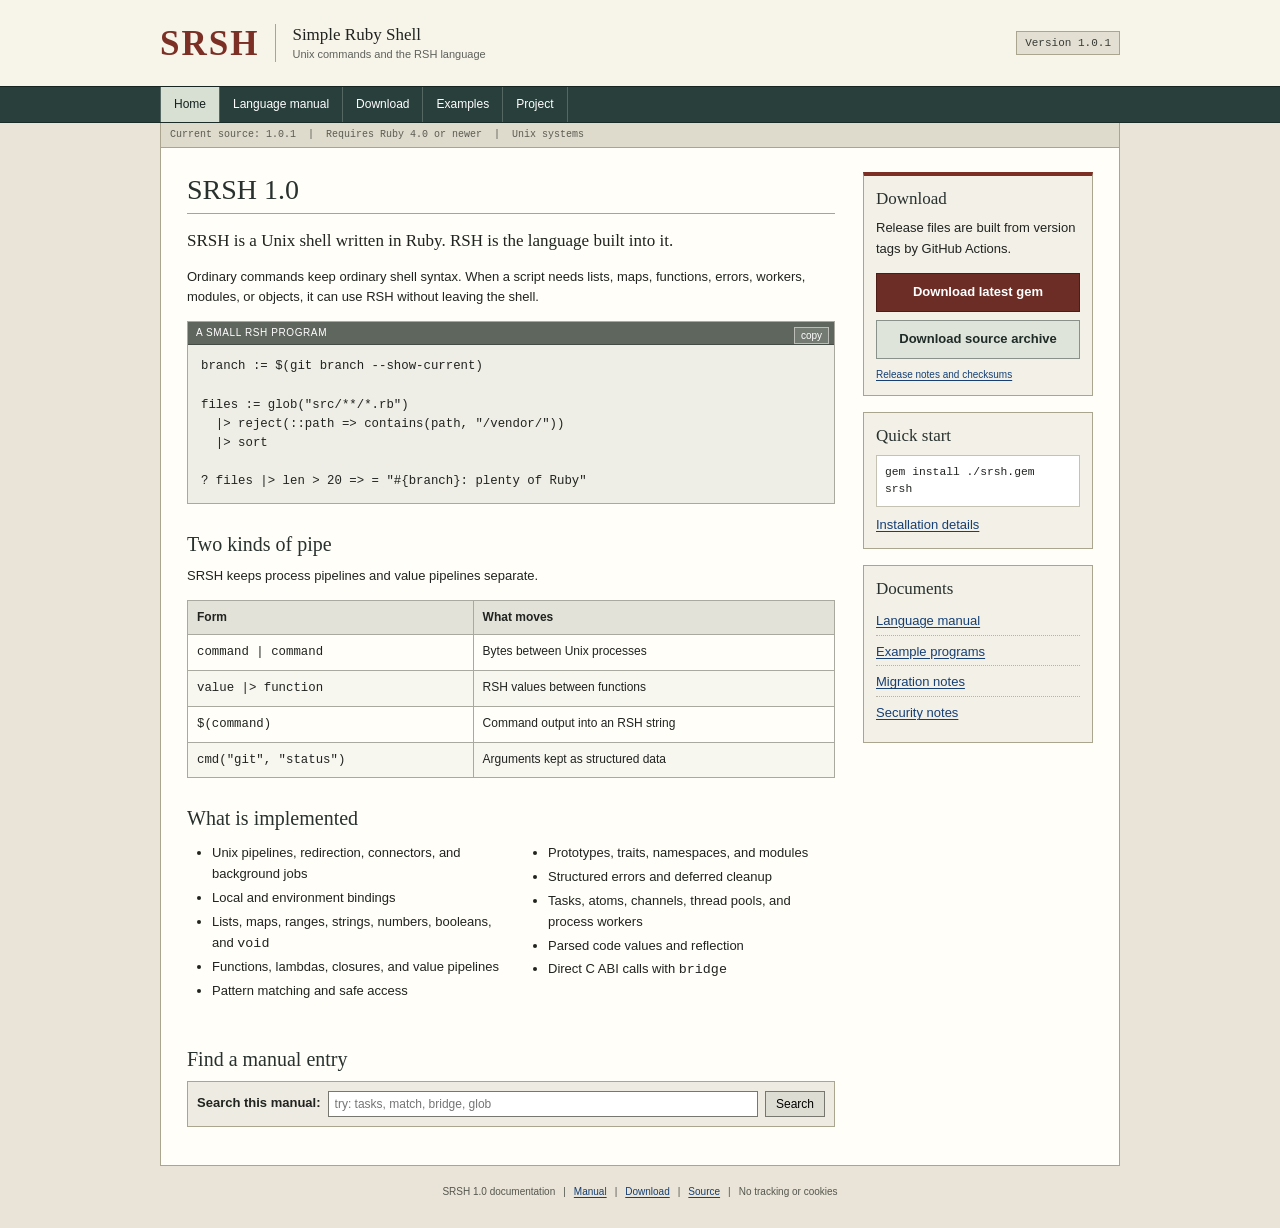
<file: docs/index.html>
<!doctype html>
<html lang="en">
<head>
  <meta charset="utf-8">
  <meta name="viewport" content="width=device-width, initial-scale=1">
  <meta name="description" content="SRSH is a Unix shell written in Ruby, with the RSH scripting language for structured shell programs.">
  <title>SRSH 1.0: Simple Ruby Shell</title>
  <link rel="icon" href="assets/srsh-mark.svg">
  <link rel="stylesheet" href="css/style.css">
  <script src="js/app.js" defer></script>
</head>
<body>
  <a class="skip-link" href="#content">Skip to content</a>

  <header class="site-header">
    <div class="site-width masthead">
      <a class="site-name" href="#/" aria-label="SRSH home">SRSH</a>
      <div class="site-title">
        <strong>Simple Ruby Shell</strong>
        <span>Unix commands and the RSH language</span>
      </div>
      <div class="version-box">Version <span data-latest-version>1.0.1</span></div>
    </div>
    <nav class="main-nav" aria-label="Main navigation">
      <div class="site-width">
        <a href="#/" data-route="home">Home</a>
        <a href="#/manual" data-route="manual">Language manual</a>
        <a href="#/download" data-route="download">Download</a>
        <a href="#/examples" data-route="examples">Examples</a>
        <a href="#/project" data-route="project">Project</a>
      </div>
    </nav>
  </header>

  <div class="site-width status-line">
    Current source: 1.0.1&nbsp;&nbsp;|&nbsp;&nbsp;Requires Ruby 4.0 or newer&nbsp;&nbsp;|&nbsp;&nbsp;Unix systems
  </div>

  <main id="content" class="site-width site-body">
    <section class="page" data-page="home">
      <div class="home-layout">
        <article>
          <h1>SRSH 1.0</h1>
          <p class="lead">SRSH is a Unix shell written in Ruby. RSH is the language built into it.</p>
          <p>
            Ordinary commands keep ordinary shell syntax. When a script needs lists, maps, functions,
            errors, workers, modules, or objects, it can use RSH without leaving the shell.
          </p>

          <div class="listing">
            <div class="listing-title">A small RSH program</div>
            <pre id="home-example"><code>branch := $(git branch --show-current)

files := glob("src/**/*.rb")
  |&gt; reject(::path =&gt; contains(path, "/vendor/"))
  |&gt; sort

? files |&gt; len &gt; 20 =&gt; = "#{branch}: plenty of Ruby"</code></pre>
            <button class="copy-button" type="button" data-copy-target="home-example">copy</button>
          </div>

          <h2>Two kinds of pipe</h2>
          <p>SRSH keeps process pipelines and value pipelines separate.</p>
          <table class="reference-table">
            <thead>
              <tr><th>Form</th><th>What moves</th></tr>
            </thead>
            <tbody>
              <tr><td><code>command | command</code></td><td>Bytes between Unix processes</td></tr>
              <tr><td><code>value |&gt; function</code></td><td>RSH values between functions</td></tr>
              <tr><td><code>$(command)</code></td><td>Command output into an RSH string</td></tr>
              <tr><td><code>cmd("git", "status")</code></td><td>Arguments kept as structured data</td></tr>
            </tbody>
          </table>

          <h2>What is implemented</h2>
          <div class="columns">
            <ul>
              <li>Unix pipelines, redirection, connectors, and background jobs</li>
              <li>Local and environment bindings</li>
              <li>Lists, maps, ranges, strings, numbers, booleans, and <code>void</code></li>
              <li>Functions, lambdas, closures, and value pipelines</li>
              <li>Pattern matching and safe access</li>
            </ul>
            <ul>
              <li>Prototypes, traits, namespaces, and modules</li>
              <li>Structured errors and deferred cleanup</li>
              <li>Tasks, atoms, channels, thread pools, and process workers</li>
              <li>Parsed code values and reflection</li>
              <li>Direct C ABI calls with <code>bridge</code></li>
            </ul>
          </div>

          <h2>Find a manual entry</h2>
          <form class="doc-search" data-doc-search>
            <label for="manual-search">Search this manual:</label>
            <input id="manual-search" type="search" autocomplete="off" placeholder="try: tasks, match, bridge, glob">
            <button type="submit">Search</button>
          </form>
          <div class="search-results" data-search-results hidden></div>
        </article>

        <aside class="home-side">
          <section class="side-box download-box">
            <h2>Download</h2>
            <p>Release files are built from version tags by GitHub Actions.</p>
            <a class="download-link" data-download="gem" href="https://github.com/RobertFlexx/RSH/releases/latest/download/srsh.gem">Download latest gem</a>
            <a class="download-link secondary" data-download="source" href="https://github.com/RobertFlexx/RSH/releases/latest/download/srsh-source.tar.gz">Download source archive</a>
            <p class="small"><a href="https://github.com/RobertFlexx/RSH/releases/latest">Release notes and checksums</a></p>
          </section>

          <section class="side-box">
            <h2>Quick start</h2>
            <pre><code>gem install ./srsh.gem
srsh</code></pre>
            <p><a href="#/download">Installation details</a></p>
          </section>

          <section class="side-box">
            <h2>Documents</h2>
            <ul class="plain-links">
              <li><a href="#/manual">Language manual</a></li>
              <li><a href="#/examples">Example programs</a></li>
              <li><a href="https://github.com/RobertFlexx/RSH/blob/master/language-docs/MIGRATION.md">Migration notes</a></li>
              <li><a href="https://github.com/RobertFlexx/RSH/blob/master/language-docs/SECURITY.md">Security notes</a></li>
            </ul>
          </section>
        </aside>
      </div>
    </section>

    <section class="page" data-page="manual">
      <div class="page-heading">
        <h1>RSH language manual</h1>
        <p>This manual describes the 1.0 source tree. Examples use the readable syntax unless the short form is the point.</p>
      </div>

      <div class="manual-layout">
        <aside class="toc" aria-label="Manual contents">
          <strong>Contents</strong>
          <a href="#/manual#getting-started">1. Getting started</a>
          <a href="#/manual#shell">2. Shell commands</a>
          <a href="#/manual#values">3. Values</a>
          <a href="#/manual#bindings">4. Bindings</a>
          <a href="#/manual#operators">5. Operators</a>
          <a href="#/manual#functions">6. Functions</a>
          <a href="#/manual#control">7. Control flow</a>
          <a href="#/manual#matching">8. Pattern matching</a>
          <a href="#/manual#collections">9. Collections</a>
          <a href="#/manual#objects">10. Prototypes</a>
          <a href="#/manual#modules">11. Namespaces</a>
          <a href="#/manual#errors">12. Errors and cleanup</a>
          <a href="#/manual#concurrency">13. Concurrency</a>
          <a href="#/manual#commands">14. Command values</a>
          <a href="#/manual#bridge">15. C bridges</a>
          <a href="#/manual#meta">16. Code and reflection</a>
          <a href="#/manual#builtins">17. Function reference</a>
          <a href="#/manual#configuration">18. Shell configuration</a>
        </aside>

        <article class="manual">
          <section id="getting-started" data-doc-section data-title="Getting started">
            <h2>1. Getting started</h2>
            <p>Start the interactive shell with <code>srsh</code>, run a script by path, or evaluate a single expression.</p>
            <div class="listing">
              <pre id="start-code"><code>srsh
srsh script.rsh one two
srsh -e "[1,2,3] |&gt; sum"
srsh --check script.rsh
srsh -c "printf 'hello\n'"
srsh --norc</code></pre>
              <button class="copy-button" type="button" data-copy-target="start-code">copy</button>
            </div>
            <p>
              At the prompt, assignments, expressions, functions, and blocks are parsed as RSH. Other input is handled as a shell command.
              The editor understands multiline blocks, collections, command continuations, and bracketed paste.
            </p>
          </section>

          <section id="shell" data-doc-section data-title="Shell commands and jobs">
            <h2>2. Shell commands and jobs</h2>
            <p>These forms run commands through the shell executor:</p>
            <div class="listing"><pre><code>cat *.log | grep ERROR | sort -u
make -j8 &amp;&amp; put built
generate &gt; output.txt 2&gt; errors.txt
long_job &amp;
jobs
fg %1</code></pre></div>
            <p>
              Implemented operators are <code>|</code>, <code>&amp;&amp;</code>, <code>||</code>, <code>;</code>, and background <code>&amp;</code>.
              Redirections include <code>&lt;</code>, <code>&gt;</code>, <code>&gt;&gt;</code>, <code>2&gt;</code>, and <code>2&gt;&gt;</code>.
              The shell supports process groups, <code>jobs</code>, <code>fg</code>, <code>bg</code>, <code>wait %N</code>, aliases, globbing,
              tilde expansion, and nested command substitution.
            </p>
            <p>No-match globs stay literal. SRSH is not a Bash parser, so existing Bash scripts should still be run with Bash.</p>
          </section>

          <section id="values" data-doc-section data-title="Values and literals">
            <h2>3. Values and literals</h2>
            <div class="listing"><pre><code>42  -12  0xff  0b1010  0o755  1_000_000
3.14159  2.5e6
yes  no  void

"hello #{name}"
'no interpolation #{name}'
[[raw text #{name}]]

[1, 2, 3]
%[name: "srsh", ready: yes]
1 .. 10
0 ..&lt; 10</code></pre></div>
            <p>
              Double quoted strings interpolate full RSH expressions. Single quoted and raw strings do not.
              Maps use <code>%[...]</code>. Ranges can include or exclude the upper bound.
            </p>
            <p>Member access uses <code>value.name</code> and indexed access uses <code>value[index]</code>. Safe forms return <code>void</code> when access cannot be completed:</p>
            <div class="listing"><pre><code>host := cfg?.server?.host ?? "localhost"
first := cfg?.hosts?[0] ?? host</code></pre></div>
          </section>

          <section id="bindings" data-doc-section data-title="Bindings and assignment">
            <h2>4. Bindings and assignment</h2>
            <div class="listing"><pre><code>name := "Robert"
count := 4
count += 1
name ++= "!"

$EDITOR := "vim"
home := $HOME
first_arg := $1
last_status := $?</code></pre></div>
            <p>
              <code>:=</code> creates a local in the current lexical scope. Compound assignment updates the nearest existing local.
              A leading <code>$</code> on assignment writes the process environment. Shell commands can expand locals, environment variables,
              positional arguments, <code>$?</code>, and <code>$!</code>.
            </p>
            <p>Tasks receive isolated copies of ordinary lists and maps. Shared mutation must use a prototype object, atom, or channel.</p>
          </section>

          <section id="operators" data-doc-section data-title="Operators and value pipelines">
            <h2>5. Operators and value pipelines</h2>
            <p>Operator groups, from loose to tight, are approximately:</p>
            <div class="listing"><pre><code>??
or  ||
and &amp;&amp;
== != === !== =~ !~ in
&lt; &lt;= &gt; &gt;=
|&gt;
.. ..&lt;
+ - ++
* / %
**</code></pre></div>
            <p><code>++</code> concatenates strings. <code>+</code> is numeric unless its operands support a sensible arithmetic addition. Strict equality uses <code>===</code>.</p>
            <p>The value pipeline inserts its left side as the first argument to the call on its right:</p>
            <div class="listing"><pre><code>names := glob("src/**/*.rb")
  |&gt; map(::path =&gt; basename(path))
  |&gt; uniq
  |&gt; sort</code></pre></div>
          </section>

          <section id="functions" data-doc-section data-title="Functions lambdas and tasks">
            <h2>6. Functions, lambdas, and tasks</h2>
            <div class="listing"><pre><code>fn scale(x, by := 2)
  return x * by
end

fn square(x) =&gt; x * x

double := ::x =&gt; x * 2
sum_rest := ::(head, *tail) =&gt; tail |&gt; sum

task fetch(url)
  return cmd("curl", "-fsS", url).check().out
end</code></pre></div>
            <p>
              Functions are first-class values and closures capture lexical values. Parameters may have defaults and one trailing rest parameter.
              A <code>task</code> has the same parameter rules, but calling it starts work immediately and returns a task handle.
            </p>
            <p>Short named functions use <code>:: name(args) ... .::</code>. A caret is accepted as the short spelling of <code>return</code>.</p>
          </section>

          <section id="control" data-doc-section data-title="Conditionals loops and short forms">
            <h2>7. Control flow</h2>
            <div class="listing"><pre><code>if score &gt;= 90
  emit "great"
else
  emit "keep going"
end

each users -&gt; user
  = user.name
end

while pending
  work()
end</code></pre></div>
            <p>Integers are iterable, so <code>each 3 -&gt; i</code> visits 0, 1, and 2. Maps yield key and value pairs. Lists and pairs can be destructured.</p>
            <div class="listing"><pre><code>head, second, *rest := [10, 20, 30, 40]

? ready =&gt; emit "go"
@ users -&gt; user =&gt; = user.name
@? pending
  work()
.@</code></pre></div>
            <p>The short block markers are <code>? ... .?</code> for conditions and <code>@ ... .@</code> for loops. Use <code>break</code> or <code>^!</code>, and <code>continue</code> or <code>^&gt;</code>.</p>
            <p>The original <code>times N ... end</code> loop and <code>fn name arg ... end</code> function spelling remain available for older scripts.</p>
          </section>

          <section id="matching" data-doc-section data-title="Pattern matching">
            <h2>8. Pattern matching</h2>
            <div class="listing"><pre><code>match status
| 200..299 =&gt; = "ok"
| [401, 403] =&gt; = "auth"
| ? it &gt;= 500 =&gt; = "server"
| _ =&gt; = "other"
end</code></pre></div>
            <p>
              Patterns may be values, ranges, lists, partial maps, prototype references, or guard expressions.
              The matched value is available as <code>it</code> in a guard. The short form begins with <code>??</code> and ends with <code>.??</code>.
            </p>
          </section>

          <section id="collections" data-doc-section data-title="Collection functions">
            <h2>9. Collection functions</h2>
            <p>The collection toolbox works in call form, pipeline form, and usually method form.</p>
            <div class="word-list"><code>map filter reject fold find any all count sum each sort uniq flat zip enumerate take drop chunk group tap partial compose</code></div>
            <div class="listing"><pre><code>total := [1,2,3,4,5,6]
  .filter(::x =&gt; x % 2 == 0)
  .map(::x =&gt; x ** 2)
  .sum()

by_ext := files |&gt; group(::path =&gt; ext(path))</code></pre></div>
            <p>File, path, string, and JSON helpers include:</p>
            <div class="word-list"><code>readfile writefile appendfile exists file dir glob stat mkdirp rmfile cpfile mvfile basename dirname ext json json_dump lines words replace upper lower trim split join shellquote</code></div>
          </section>

          <section id="objects" data-doc-section data-title="Prototypes traits and objects">
            <h2>10. Prototypes, traits, and objects</h2>
            <p>RSH uses prototypes with composable traits instead of class inheritance.</p>
            <div class="listing"><pre><code>trait Printable
  fn show() =&gt; "#{self.name}=#{self.value}"
end

proto Counter(name, start := 0) with Printable
  slot name := name
  slot value := start

  fn inc(by := 1)
    self.value += by
    return self
  end
end

counter := Counter("requests", 10)
counter.inc()</code></pre></div>
            <p>
              Slot compound updates are synchronized. Reflection helpers include <code>fields()</code>, <code>methods()</code>,
              <code>protoof()</code>, <code>is()</code>, and <code>clone()</code>.
            </p>
          </section>

          <section id="modules" data-doc-section data-title="Namespaces modules and use">
            <h2>11. Namespaces and modules</h2>
            <div class="listing"><pre><code>space build
  root := "out"
  fn artifact(name) =&gt; root ++ "/" ++ name
end

use "./lib/net.rsh" as net

= build.artifact("app")
= net.fetch(url)</code></pre></div>
            <p>
              A <code>space</code> may contain bindings, functions, tasks, prototypes, traits, nested spaces, bridges, and code declarations.
              <code>use</code> runs a file inside its own namespace. Relative paths are resolved against the importing script, and import cycles are rejected.
            </p>
          </section>

          <section id="errors" data-doc-section data-title="Structured errors defer and attempt">
            <h2>12. Errors and cleanup</h2>
            <div class="listing"><pre><code>try
  cfg := json(readfile("config.json"))
catch err
  = err.message
  cfg := %[]
finally
  audit("attempted")
end

defer rmfile(tmp)
result := attempt(:: =&gt; risky())</code></pre></div>
            <p>
              Caught errors provide at least <code>.type</code> and <code>.message</code>. Deferred calls and blocks run last-in, first-out when
              the current script or function scope exits, including on return and error. <code>fail()</code> raises an error and <code>assert()</code> checks a condition.
            </p>
          </section>

          <section id="concurrency" data-doc-section data-title="Tasks atoms channels parallel and pmap">
            <h2>13. Concurrency</h2>
            <div class="listing"><pre><code>jobs := urls |&gt; map(fetch)
pages := await_all(jobs)

job := &amp;:: =&gt; expensive_io()
= job.await(2.0)

hits := atom(0)
hits.swap(::n =&gt; n + 1)

queue := chan(8)
queue.send("hello")
= queue.recv(1.0)</code></pre></div>
            <p>
              Task methods are <code>await</code>, <code>done</code>, <code>status</code>, and <code>cancel</code>.
              <code>race(tasks)</code> cancels losers. <code>await_all(tasks)</code> preserves order and cancels unfinished siblings when one fails.
            </p>
            <p>
              <code>parallel(values, fn, workers)</code> uses Ruby threads and suits files, networks, and subprocess waits.
              <code>pmap(values, fn, workers)</code> uses Unix fork workers for CPU work and preserves input order.
            </p>
          </section>

          <section id="commands" data-doc-section data-title="Structured command values">
            <h2>14. Structured command values</h2>
            <div class="listing"><pre><code>job := cmd("git", "rev-parse", "--verify", ref)
result := job.check()
sha := result.out.trim()</code></pre></div>
            <table class="reference-table compact">
              <tbody>
                <tr><th><code>.argv()</code></th><td>Return a copy of the argument vector.</td></tr>
                <tr><th><code>.run()</code></th><td>Inherit the terminal and return status.</td></tr>
                <tr><th><code>.result()</code></th><td>Capture standard output, standard error, and status.</td></tr>
                <tr><th><code>.capture()</code></th><td>Return standard output as a string.</td></tr>
                <tr><th><code>.check()</code></th><td>Return the result or raise on nonzero status.</td></tr>
                <tr><th><code>.task()</code></th><td>Run the command in an RSH task.</td></tr>
              </tbody>
            </table>
            <p>Use <code>cmd()</code> when filenames, URLs, or other data must stay separate arguments and must not be parsed as shell text.</p>
          </section>

          <section id="bridge" data-doc-section data-title="C ABI bridge and cbuf">
            <h2>15. C ABI bridges</h2>
            <div class="warning"><strong>Warning:</strong> A wrong native signature can crash the SRSH process. Read the security notes before using pointers.</div>
            <div class="listing"><pre><code>bridge libc from "libc.so.6"
  getpid() -&gt; i32
  strlen(cstr) -&gt; usize
  gethostname(ptr, usize) -&gt; i32
end

buf := cbuf(256)
libc.gethostname(buf, buf.size())
= buf.string()</code></pre></div>
            <p><code>@self</code> loads symbols from the current process. Supported ABI names are:</p>
            <div class="word-list"><code>void bool i8 u8 i16 u16 i32 u32 i64 u64 isize usize f32 f64 cstr ptr</code></div>
            <p>Buffer methods include <code>size</code>, <code>address</code>, <code>ptr</code>, <code>read</code>, <code>write</code>, <code>string</code>, and <code>clear</code>.</p>
          </section>

          <section id="meta" data-doc-section data-title="Code values evaluation and reflection">
            <h2>16. Code values and reflection</h2>
            <div class="listing"><pre><code>code cleanup
  rm build/tmp/cache
end

= sourceof(cleanup)
run(cleanup)

formula := "x * 3"
= eval(formula)</code></pre></div>
            <p>
              <code>code ... end</code> parses source without running it. Dynamic helpers are <code>eval</code>, <code>code</code>, <code>run</code>,
              <code>valid</code>, and <code>sourceof</code>. Introspection functions include <code>locals</code>, <code>fns</code>, <code>protos</code>, and <code>traits</code>.
            </p>
          </section>

          <section id="builtins" data-doc-section data-title="Built-in function reference">
            <h2>17. Built-in function reference</h2>
            <table class="reference-table compact">
              <tbody>
                <tr><th>Conversion</th><td><code>int float str bool type</code></td></tr>
                <tr><th>Numbers and choice</th><td><code>round floor ceil sqrt clamp abs min max rand pick</code></td></tr>
                <tr><th>Strings</th><td><code>len empty contains starts ends starts_with ends_with split join upper lower trim replace lines words</code></td></tr>
                <tr><th>Maps</th><td><code>keys values fields</code></td></tr>
                <tr><th>Environment</th><td><code>env cwd clock status cpu_count</code></td></tr>
                <tr><th>Processes</th><td><code>capture sh cmd shellquote</code></td></tr>
                <tr><th>Concurrency</th><td><code>spawn await await_all race parallel pmap chan atom sleep</code></td></tr>
                <tr><th>Errors</th><td><code>attempt fail assert</code></td></tr>
                <tr><th>Objects</th><td><code>clone fields methods protoof is</code></td></tr>
                <tr><th>Files</th><td><code>readfile writefile appendfile exists file dir glob stat mkdirp rmfile cpfile mvfile basename dirname ext</code></td></tr>
                <tr><th>Data</th><td><code>json json_dump</code></td></tr>
                <tr><th>Code</th><td><code>eval code run sourceof valid locals fns protos traits</code></td></tr>
                <tr><th>Native</th><td><code>cbuf</code></td></tr>
              </tbody>
            </table>
          </section>

          <section id="configuration" data-doc-section data-title="Shell options themes plugins and files">
            <h2>18. Shell configuration</h2>
            <p>Shell strictness is controlled with regular shell commands:</p>
            <div class="listing"><pre><code>option pipefail yes
option nounset yes
option noclobber yes
option strict yes</code></pre></div>
            <p><code>strict</code> enables <code>pipefail</code> and <code>nounset</code>. It does not copy Bash <code>set -e</code>.</p>
            <table class="reference-table compact">
              <tbody>
                <tr><th><code>~/.srshrc</code></th><td>Startup commands</td></tr>
                <tr><th><code>~/.srsh_history</code></th><td>Interactive history</td></tr>
                <tr><th><code>~/.srsh/themes</code></th><td>Private <code>.theme</code> and <code>.json</code> theme files</td></tr>
                <tr><th><code>~/.srsh/plugins</code></th><td>Private <code>.rsh</code> and trusted <code>.rb</code> plugins</td></tr>
              </tbody>
            </table>
            <p>
              Use <code>scheme --list</code>, <code>scheme NAME</code>, <code>plugins</code>, and <code>reload</code> to manage the interactive environment.
              Ruby plugins are trusted code. Plugin and theme files must pass owner and mode checks before automatic loading.
            </p>
            <p>Core shell commands are:</p>
            <div class="word-list"><code>cd pwd put echo printf ls alias unalias set export unset read true false sleep source . exit quit help hist clearhist scheme theme themes plugins reload jobs wait fg bg exec systemfetch which type dirs pushd popd umask kill option</code></div>
            <p>A simple theme file uses ANSI SGR values:</p>
            <div class="listing"><pre><code># ~/.srsh/themes/amber.theme
border=1;33
title=1;37
key=33
value=0;37
ok=32
warn=33
error=31
dim=90
path=33
host=36
mark=35</code></pre></div>
            <p>Ruby plugins receive the <code>SRSH</code> API and may register builtins, hooks, aliases, and themes. RSH plugin files run as ordinary RSH scripts.</p>
          </section>

          <p class="back-top"><a href="#/manual">Back to the top of the manual</a></p>
        </article>
      </div>
    </section>

    <section class="page" data-page="download">
      <div class="page-heading">
        <h1>Download SRSH</h1>
        <p>Release artifacts are produced from a matching version tag after the test suite and release checks pass.</p>
      </div>

      <div class="download-panel">
        <h2>Latest release: <span data-latest-version>1.0.1</span></h2>
        <p data-release-status>The site will read the latest published release when GitHub is available.</p>
        <p class="download-buttons">
          <a class="download-link" data-download="gem" href="https://github.com/RobertFlexx/RSH/releases/latest/download/srsh.gem">Download gem</a>
          <a class="download-link secondary" data-download="source" href="https://github.com/RobertFlexx/RSH/releases/latest/download/srsh-source.tar.gz">Download source</a>
          <a class="download-link secondary" data-download="checksums" href="https://github.com/RobertFlexx/RSH/releases/latest/download/SHA256SUMS">SHA256SUMS</a>
        </p>
        <p><a href="https://github.com/RobertFlexx/RSH/releases/latest">Open the latest release on GitHub</a></p>
      </div>

      <h2>Install the gem file</h2>
      <p>Ruby 4.0 or newer is required. RubyGems installs Fiddle 1.1.8 or newer for native bridges. Building the optional native extension also needs a C compiler and Ruby development headers.</p>
      <div class="listing">
        <pre id="install-gem"><code>gem install ./srsh.gem
srsh --version
srsh</code></pre>
        <button class="copy-button" type="button" data-copy-target="install-gem">copy</button>
      </div>

      <h2>Run from the source archive</h2>
      <p>The shell can run as Ruby-only code. The native helper is optional when running from a checkout or source archive.</p>
      <div class="listing">
        <pre id="install-source"><code>tar -xzf srsh-source.tar.gz
cd srsh-1.0.1
make test
./bin/srsh</code></pre>
        <button class="copy-button" type="button" data-copy-target="install-source">copy</button>
      </div>

      <h2>Install from a checkout</h2>
      <div class="listing">
        <pre id="install-checkout"><code>git clone https://github.com/RobertFlexx/RSH.git
cd RSH
make test
make PREFIX="$HOME/.local" install</code></pre>
        <button class="copy-button" type="button" data-copy-target="install-checkout">copy</button>
      </div>
      <p>The direct branch snapshot is also available as a <a href="https://github.com/RobertFlexx/RSH/archive/refs/heads/master.zip">zip file</a>.</p>

      <h2>Verify a download</h2>
      <div class="listing"><pre><code>sha256sum -c SHA256SUMS</code></pre></div>
      <p>The checksum file covers the stable and versioned artifacts attached to the release.</p>
    </section>

    <section class="page" data-page="examples">
      <div class="page-heading">
        <h1>RSH examples</h1>
        <p>These examples correspond to programs in the repository and use features present in the 1.0 tree.</p>
      </div>

      <h2>Filter files with a value pipeline</h2>
      <div class="listing"><pre><code>root := $1
? root == "" =&gt; root := "."

ruby := glob(root ++ "/**/*.rb")
  |&gt; reject(::path =&gt; contains(path, "/vendor/"))
  |&gt; map(::path =&gt; %[path: path, bytes: len(readfile(path))])
  |&gt; sort(::item =&gt; 0 - item.bytes)

@ ruby -&gt; item =&gt; = "#{item.bytes}  #{item.path}"</code></pre></div>
      <p><a href="https://github.com/RobertFlexx/RSH/blob/master/examples/hot.rsh">View examples/hot.rsh</a></p>

      <h2>Use a module</h2>
      <div class="listing"><pre><code>use "./modules/text.rsh" as text

rows := [" hello ", "", "world"] |&gt; text.clean
@ rows -&gt; row =&gt; = text.tag(row)</code></pre></div>
      <p><a href="https://github.com/RobertFlexx/RSH/blob/master/examples/modules.rsh">View examples/modules.rsh</a></p>

      <h2>Run tasks together</h2>
      <div class="listing"><pre><code>space sys
  task kernel() =&gt;
    cmd("uname", "-srmo").check().out.trim()

  task uptime() =&gt;
    cmd("uptime", "-p").check().out.trim()
end

jobs := [sys.kernel(), sys.uptime()]
= await_all(jobs)</code></pre></div>
      <p><a href="https://github.com/RobertFlexx/RSH/blob/master/examples/paste.rsh">View examples/paste.rsh</a></p>

      <h2>Call the C ABI</h2>
      <div class="listing"><pre><code>bridge c from "@self"
  strlen(cstr) -&gt; usize
end

= c.strlen("simple ruby shell")</code></pre></div>
      <p><a href="https://github.com/RobertFlexx/RSH/blob/master/examples/bridge.rsh">View examples/bridge.rsh</a></p>

      <h2>More programs</h2>
      <ul>
        <li><a href="https://github.com/RobertFlexx/RSH/blob/master/examples/tour.rsh">Language tour</a></li>
        <li><a href="https://github.com/RobertFlexx/RSH/blob/master/examples/power.rsh">Prototypes, tasks, channels, errors, and structured commands</a></li>
        <li><a href="https://github.com/RobertFlexx/RSH/blob/master/examples/defer.rsh">Deferred cleanup</a></li>
        <li><a href="https://github.com/RobertFlexx/RSH/blob/master/examples/meta.rsh">Parsed code and evaluation</a></li>
        <li><a href="https://github.com/RobertFlexx/RSH/blob/master/examples/calculator.rsh">A larger calculator program</a></li>
      </ul>
    </section>

    <section class="page" data-page="project">
      <div class="page-heading">
        <h1>Project information</h1>
        <p>SRSH is developed in the open and distributed under the MIT License.</p>
      </div>

      <h2>Source and issues</h2>
      <table class="reference-table project-links">
        <tbody>
          <tr><th>Repository</th><td><a href="https://github.com/RobertFlexx/RSH">github.com/RobertFlexx/RSH</a></td></tr>
          <tr><th>Releases</th><td><a href="https://github.com/RobertFlexx/RSH/releases">GitHub release archive</a></td></tr>
          <tr><th>Issues</th><td><a href="https://github.com/RobertFlexx/RSH/issues">Bug reports and feature requests</a></td></tr>
          <tr><th>License</th><td><a href="https://github.com/RobertFlexx/RSH/blob/master/LICENSE">MIT License</a></td></tr>
        </tbody>
      </table>

      <h2>Repository layout</h2>
      <div class="listing"><pre><code>bin/srsh                 command entry point
lib/srsh/                shell and language implementation
lib/srsh/language/       RSH lexer, parser, values, evaluator
lib/srsh/shell/          command lexer, executor, jobs, terminal
ext/srsh_native/         optional C helper
examples/                sample RSH programs
language-docs/           long-form language and security notes
docs/                    this static site
test/                    language and shell tests</code></pre></div>

      <h2>Release policy</h2>
      <p>
        A tag such as <code>v1.0.1</code> must match <code>Srsh::VERSION</code>. The release workflow runs syntax checks,
        the test suite, example validation, smoke tests, and the native build. It then creates gem and source artifacts,
        writes SHA-256 checksums, and creates the GitHub release at that tag.
      </p>

      <h2>Scope</h2>
      <p>
        SRSH is a shell and a language implementation under active development. It is not a secure sandbox and it is not
        a drop-in Bash interpreter. Ruby plugins and C bridges are trusted, process-level extension points.
      </p>
    </section>
  </main>

  <footer class="site-footer">
    <div class="site-width">
      <span>SRSH 1.0 documentation</span>
      <span>|</span>
      <a href="#/manual">Manual</a>
      <span>|</span>
      <a href="#/download">Download</a>
      <span>|</span>
      <a href="https://github.com/RobertFlexx/RSH">Source</a>
      <span>|</span>
      <span>No tracking or cookies</span>
    </div>
  </footer>

  <div class="copy-notice" data-copy-notice role="status" aria-live="polite" hidden>Copied.</div>
</body>
</html>
</file>
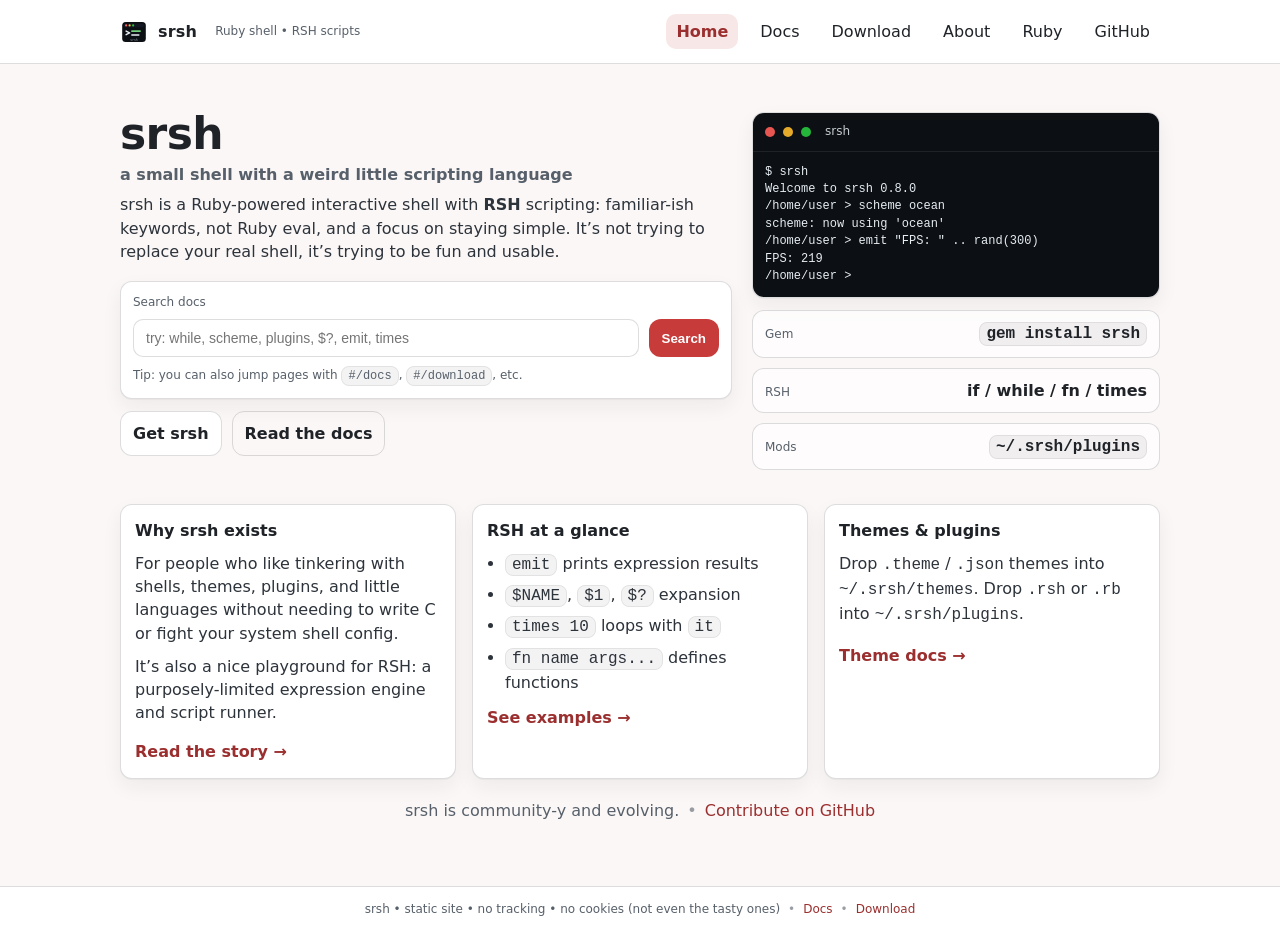
<file: srsh-webpage/index.html>
<!doctype html>
<html lang="en">
<head>
  <meta charset="utf-8">
  <meta name="viewport" content="width=device-width, initial-scale=1">
  <title>srsh - a tiny Ruby shell with RSH scripting</title>
  <meta name="description" content="srsh is a simple Ruby-powered shell with a distinct, safe-ish scripting language called RSH.">
  <link rel="icon" href="assets/srsh-mark.svg">
  <link rel="stylesheet" href="css/style.css">
  <script src="js/app.js" defer></script>
</head>

<body>
  <a class="skip" href="#main">Skip to content</a>

  <header class="topbar" role="banner">
    <div class="wrap topbar__row">
      <a class="brand" href="#/">
        <img class="brand__mark" src="assets/srsh-mark.svg" alt="" aria-hidden="true">
        <span class="brand__name">srsh</span>
        <span class="brand__tag">Ruby shell • RSH scripts</span>
      </a>

      <nav class="nav" aria-label="Primary">
        <a class="nav__link" href="#/">Home</a>
        <a class="nav__link" href="#/docs">Docs</a>
        <a class="nav__link" href="#/download">Download</a>
        <a class="nav__link" href="#/about">About</a>
        <a class="nav__link" href="#/ruby">Ruby</a>
        <a class="nav__link" href="#/github">GitHub</a>
      </nav>
    </div>
  </header>

  <main id="main" class="wrap" role="main">
    <!-- HOME -->
    <section class="page page--home" data-page="home">
      <div class="hero">
        <div class="hero__left">
          <h1 class="hero__title">
            srsh
            <span class="hero__subtitle">a small shell with a weird little scripting language</span>
          </h1>

          <p class="hero__blurb">
            srsh is a Ruby-powered interactive shell with <strong>RSH</strong> scripting: familiar-ish keywords,
            not Ruby eval, and a focus on staying simple. It’s not trying to replace your real shell, it’s trying
            to be fun and usable.
          </p>

          <form class="search" data-search-form>
            <label class="search__label" for="q">Search docs</label>
            <div class="search__row">
              <input id="q" name="q" class="search__input" type="search" autocomplete="off"
                     placeholder="try: while, scheme, plugins, $?, emit, times">
              <button class="btn btn--primary" type="submit">Search</button>
            </div>
            <p class="search__hint">
              Tip: you can also jump pages with <code>#/docs</code>, <code>#/download</code>, etc.
            </p>
          </form>

          <div class="hero__cta">
            <a class="btn" href="#/download">Get srsh</a>
            <a class="btn btn--ghost" href="#/docs">Read the docs</a>
          </div>
        </div>

        <div class="hero__right">
          <div class="card card--terminal" aria-label="srsh preview">
            <div class="terminal">
              <div class="terminal__bar">
                <span class="dot dot--r"></span>
                <span class="dot dot--y"></span>
                <span class="dot dot--g"></span>
                <span class="terminal__title">srsh</span>
              </div>
              <pre class="terminal__body"><code>$ srsh
Welcome to srsh 0.8.0
/home/user &gt; scheme ocean
scheme: now using 'ocean'
/home/user &gt; emit "FPS: " .. rand(300)
FPS: 219
/home/user &gt; </code></pre>
            </div>
          </div>

          <div class="mini">
            <div class="mini__item">
              <div class="mini__k">Gem</div>
              <div class="mini__v"><code>gem install srsh</code></div>
            </div>
            <div class="mini__item">
              <div class="mini__k">RSH</div>
              <div class="mini__v">if / while / fn / times</div>
            </div>
            <div class="mini__item">
              <div class="mini__k">Mods</div>
              <div class="mini__v"><code>~/.srsh/plugins</code></div>
            </div>
          </div>
        </div>
      </div>

      <div class="grid">
        <article class="card">
          <h2 class="card__title">Why srsh exists</h2>
          <p class="card__text">
            For people who like tinkering with shells, themes, plugins, and little languages without needing to
            write C or fight your system shell config.
          </p>
          <p class="card__text">
            It’s also a nice playground for RSH: a purposely-limited expression engine and script runner.
          </p>
          <a class="card__link" href="#/about">Read the story →</a>
        </article>

        <article class="card">
          <h2 class="card__title">RSH at a glance</h2>
          <ul class="list">
            <li><code>emit</code> prints expression results</li>
            <li><code>$NAME</code>, <code>$1</code>, <code>$?</code> expansion</li>
            <li><code>times 10</code> loops with <code>it</code></li>
            <li><code>fn name args...</code> defines functions</li>
          </ul>
          <a class="card__link" href="#/docs">See examples →</a>
        </article>

        <article class="card">
          <h2 class="card__title">Themes & plugins</h2>
          <p class="card__text">
            Drop <code>.theme</code> / <code>.json</code> themes into <code>~/.srsh/themes</code>.
            Drop <code>.rsh</code> or <code>.rb</code> into <code>~/.srsh/plugins</code>.
          </p>
          <a class="card__link" href="#/docs#themes">Theme docs →</a>
        </article>
      </div>

      <footer class="foot">
        <div class="foot__row">
          <span>srsh is community-y and evolving.</span>
          <span class="foot__sep">•</span>
          <a href="#/github">Contribute on GitHub</a>
        </div>
      </footer>
    </section>

    <!-- DOCS -->
    <section class="page" data-page="docs">
      <div class="pagehead">
        <h1 class="pagehead__title">Documentation</h1>
        <p class="pagehead__sub">
          RSH scripting + srsh builtins. No server required. No magic. Just files.
        </p>
      </div>

      <div class="layout">
        <aside class="side" aria-label="Docs navigation">
          <div class="side__box">
            <div class="side__title">Docs</div>
            <a class="side__link" href="#/docs#quickstart">Quickstart</a>
            <a class="side__link" href="#/docs#rsh">RSH basics</a>
            <a class="side__link" href="#/docs#expr">Expressions</a>
            <a class="side__link" href="#/docs#control">Control flow</a>
            <a class="side__link" href="#/docs#functions">Functions</a>
            <a class="side__link" href="#/docs#builtins">Builtins</a>
            <a class="side__link" href="#/docs#themes">Themes</a>
            <a class="side__link" href="#/docs#plugins">Plugins</a>
          </div>

          <div class="side__box">
            <div class="side__title">Jump</div>
            <a class="side__link" href="#/download">Download</a>
            <a class="side__link" href="#/about">About srsh</a>
          </div>
        </aside>

        <article class="doc">
          <section id="quickstart" class="doc__section">
            <h2>Quickstart</h2>
            <p>Install the gem:</p>
            <div class="codebox">
              <pre><code>gem install srsh</code></pre>
              <button class="copy" data-copy="gem install srsh">Copy</button>
            </div>

            <p>Run it:</p>
            <div class="codebox">
              <pre><code>srsh</code></pre>
              <button class="copy" data-copy="srsh">Copy</button>
            </div>

            <p>Change theme:</p>
            <div class="codebox">
              <pre><code>scheme --list
scheme ocean</code></pre>
              <button class="copy" data-copy="scheme --list&#10;scheme ocean">Copy</button>
            </div>
          </section>

          <section id="rsh" class="doc__section">
            <h2>RSH basics</h2>
            <p>
              RSH scripts are plain text files. srsh reads them, strips comments (<code>#</code> outside quotes),
              parses blocks, and runs commands line-by-line.
            </p>

            <p>A tiny script:</p>
            <div class="codebox">
              <pre><code># hello.rsh
put "hello"
NAME = "world"
emit "hello, " .. $NAME</code></pre>
              <button class="copy" data-copy="# hello.rsh&#10;put &quot;hello&quot;&#10;NAME = &quot;world&quot;&#10;emit &quot;hello, &quot; .. $NAME">Copy</button>
            </div>
          </section>

          <section id="expr" class="doc__section">
            <h2>Expressions</h2>
            <p>Expressions are parsed by the RSH lexer/parser, not Ruby. Basic operators:</p>

            <ul class="list">
              <li>math: <code>+</code> <code>-</code> <code>*</code> <code>/</code> <code>%</code></li>
              <li>compare: <code>==</code> <code>!=</code> <code>&lt;</code> <code>&lt;=</code> <code>&gt;</code> <code>&gt;=</code></li>
              <li>logic: <code>and</code> / <code>or</code> / <code>not</code> (also <code>&amp;&amp;</code>, <code>||</code>, <code>!</code>)</li>
              <li>concat: <code>..</code> (string-ish join)</li>
            </ul>

            <p>Functions you can call in expressions:</p>
            <div class="codebox">
              <pre><code>emit len("abc")
emit contains("srsh", "rsh")
emit rand(10)
emit pick("sand", "water", "lava")</code></pre>
              <button class="copy" data-copy="emit len(&quot;abc&quot;)&#10;emit contains(&quot;srsh&quot;, &quot;rsh&quot;)&#10;emit rand(10)&#10;emit pick(&quot;sand&quot;, &quot;water&quot;, &quot;lava&quot;)">Copy</button>
            </div>
          </section>

          <section id="control" class="doc__section">
            <h2>Control flow</h2>
            <p>Blocks end with <code>end</code>. It’s intentionally old-school.</p>

            <div class="codebox">
              <pre><code>if $USER == "user"
  put "wsg gng"
else
  put "hello"
end

times 5
  emit "it=" .. $it
end

i = 0
while $i &lt; 3
  put "looping"
  i = $i + 1
end</code></pre>
              <button class="copy" data-copy="if $USER == &quot;user&quot;&#10;  put &quot;wsg gng&quot;&#10;else&#10;  put &quot;hello&quot;&#10;end&#10;&#10;times 5&#10;  emit &quot;it=&quot; .. $it&#10;end&#10;&#10;i = 0&#10;while $i &lt; 3&#10;  put &quot;looping&quot;&#10;  i = $i + 1&#10;end">Copy</button>
            </div>
          </section>

          <section id="functions" class="doc__section">
            <h2>Functions</h2>
            <p>
              RSH functions are defined with <code>fn</code>. Arguments become ENV variables inside the function.
            </p>

            <div class="codebox">
              <pre><code>fn greet who
  emit "hello " .. $who
end

greet "world"</code></pre>
              <button class="copy" data-copy="fn greet who&#10;  emit &quot;hello &quot; .. $who&#10;end&#10;&#10;greet &quot;world&quot;">Copy</button>
            </div>
          </section>

          <section id="builtins" class="doc__section">
            <h2>Builtins</h2>
            <p>Some useful commands:</p>

            <div class="table">
              <div class="row"><div class="cell k"><code>help</code></div><div class="cell v">Show builtins and RSH blocks</div></div>
              <div class="row"><div class="cell k"><code>scheme --list</code></div><div class="cell v">List themes</div></div>
              <div class="row"><div class="cell k"><code>scheme ocean</code></div><div class="cell v">Set theme</div></div>
              <div class="row"><div class="cell k"><code>reload</code></div><div class="cell v">Reload ~/.srshrc and plugins</div></div>
              <div class="row"><div class="cell k"><code>plugins</code></div><div class="cell v">Show loaded plugin files</div></div>
              <div class="row"><div class="cell k"><code>source file.rsh</code></div><div class="cell v">Run an RSH script</div></div>
            </div>
          </section>

          <section id="themes" class="doc__section">
            <h2>Themes</h2>
            <p>
              Themes live in <code>~/.srsh/themes</code>. You can write either a simple <code>.theme</code> file
              or JSON.
            </p>

            <div class="codebox">
              <pre><code># ~/.srsh/themes/my.theme
ui_border=1;35
ui_title=1;33
ui_hdr=1;36
ui_key=1;36
ui_val=0;37
ok=32
warn=33
err=31
dim=90
prompt_path=33
prompt_host=36
prompt_mark=35
quote_rainbow=true</code></pre>
            </div>

            <p>Then:</p>
            <div class="codebox">
              <pre><code>scheme my</code></pre>
              <button class="copy" data-copy="scheme my">Copy</button>
            </div>
          </section>

          <section id="plugins" class="doc__section">
            <h2>Plugins</h2>
            <p>
              Put <code>.rsh</code> or <code>.rb</code> files in <code>~/.srsh/plugins</code>.
              RSH plugins run first (safer), Ruby plugins run second (trusted).
            </p>

            <div class="codebox">
              <pre><code># ~/.srsh/plugins/hello.rsh
alias ll='ls'
put "srsh plugin loaded"</code></pre>
            </div>

            <p>A tiny Ruby plugin can register a builtin via the SRSH API:</p>
            <div class="codebox">
              <pre><code># ~/.srsh/plugins/hi.rb
SRSH.builtin("hi") do |_args|
  puts "hi from ruby plugin"
end</code></pre>
            </div>
          </section>

          <div class="doc__end">
            <p>That’s the basics. If you break it, you get to keep both pieces :D</p>
          </div>
        </article>
      </div>
    </section>

    <!-- DOWNLOAD -->
    <section class="page" data-page="download">
      <div class="pagehead">
        <h1 class="pagehead__title">Download</h1>
        <p class="pagehead__sub">srsh is distributed as a RubyGem.</p>
      </div>

      <div class="grid grid--2">
        <article class="card">
          <h2 class="card__title">Install (recommended)</h2>
          <div class="codebox">
            <pre><code>gem install srsh</code></pre>
            <button class="copy" data-copy="gem install srsh">Copy</button>
          </div>
          <p class="card__text">
            After install, run <code>srsh</code> and you should see the welcome banner.
          </p>
          <div class="codebox">
            <pre><code>srsh</code></pre>
            <button class="copy" data-copy="srsh">Copy</button>
          </div>
        </article>

        <article class="card">
          <h2 class="card__title">Update</h2>
          <div class="codebox">
            <pre><code>gem update srsh</code></pre>
            <button class="copy" data-copy="gem update srsh">Copy</button>
          </div>
          <p class="card__text">
            If your PATH points to an older install (like <code>/usr/local/bin</code>), check with:
          </p>
          <div class="codebox">
            <pre><code>which -a srsh</code></pre>
            <button class="copy" data-copy="which -a srsh">Copy</button>
          </div>
        </article>
      </div>

      <article class="card">
        <h2 class="card__title">Files & locations</h2>
        <div class="table">
          <div class="row"><div class="cell k"><code>~/.srshrc</code></div><div class="cell v">Your rc file (runs at startup)</div></div>
          <div class="row"><div class="cell k"><code>~/.srsh/themes</code></div><div class="cell v">Themes (<code>.theme</code> or <code>.json</code>)</div></div>
          <div class="row"><div class="cell k"><code>~/.srsh/plugins</code></div><div class="cell v">Plugins (<code>.rsh</code> or trusted <code>.rb</code>)</div></div>
          <div class="row"><div class="cell k"><code>~/.srsh_history</code></div><div class="cell v">Shell history</div></div>
        </div>
      </article>
    </section>

    <!-- ABOUT -->
    <section class="page" data-page="about">
      <div class="pagehead">
        <h1 class="pagehead__title">About srsh</h1>
        <p class="pagehead__sub">The goal: small, hackable, and not scary to modify.</p>
      </div>

      <div class="grid grid--2">
        <article class="card">
          <h2 class="card__title">What it is</h2>
          <p class="card__text">
            srsh is an interactive shell written in Ruby. It includes a separate scripting language called RSH
            with its own lexer/parser and an expression evaluator.
          </p>
          <p class="card__text">
            It intentionally avoids Ruby <code>eval</code> in scripts. That keeps RSH predictable and limits
            “oops I executed a string” moments.
          </p>
        </article>

        <article class="card">
          <h2 class="card__title">What it isn’t</h2>
          <ul class="list">
            <li>Not a full POSIX shell replacement</li>
            <li>Not trying to be bash/zsh/fish</li>
            <li>Not doing fancy job control yet</li>
            <li>Not a “secure sandbox” (Ruby plugins are trusted)</li>
          </ul>
        </article>
      </div>

      <article class="card">
        <h2 class="card__title">Quick feature list</h2>
        <div class="grid grid--3">
          <div class="pill">History + ghost text</div>
          <div class="pill">Tab completion</div>
          <div class="pill">Themes (<code>scheme</code>)</div>
          <div class="pill">Plugins</div>
          <div class="pill">RSH scripts</div>
          <div class="pill">Systemfetch</div>
        </div>
      </article>
    </section>

    <!-- RUBY -->
    <section class="page" data-page="ruby">
      <div class="pagehead">
        <h1 class="pagehead__title">About Ruby</h1>
        <p class="pagehead__sub">srsh is built with Ruby - the language is doing the heavy lifting.</p>
      </div>

      <article class="card">
        <p class="card__text">
          Ruby is a general-purpose language with a strong ecosystem (gems), good text handling, and a “make it nice”
          vibe. srsh uses Ruby for the shell itself, but RSH stays separate so scripts don’t become random Ruby code.
        </p>

        <p class="card__text">
          If you want to learn Ruby basics, a good start is the official Ruby docs and RubyGems. (This site is styled
          <em>like</em> RubyGems on purpose, it’s a nice layout.)
        </p>
      </article>

      <article class="card">
        <h2 class="card__title">Ruby-ish resources</h2>
        <ul class="list">
          <li>Ruby language docs</li>
          <li>RubyGems ecosystem</li>
          <li>Bundler for managing gem dependencies</li>
        </ul>
      </article>
    </section>

    <!-- GITHUB -->
    <section class="page" data-page="github">
      <div class="pagehead">
        <h1 class="pagehead__title">GitHub</h1>
        <p class="pagehead__sub">Source code, issues, and PRs live here.</p>
      </div>
    <!-- CUM SACK -->
      <article class="card">
        <h2 class="card__title">Repository</h2>
        <p class="card__text">
          Repo is here:
          <a href="https://github.com/RobertFlexx/RSH" target="_blank" rel="noreferrer">github.com/RobertFlexx/RSH</a>
        </p>

        <div class="codebox">
          <pre><code>https://github.com/RobertFlexx/RSH</code></pre>
          <button class="copy" data-copy="https://github.com/RobertFlexx/RSH">Copy</button>
        </div>

        <p class="card__text">
          Contributions welcome. Keep PRs readable, keep changes small, and please don’t “refactor the universe” in one go.
        </p>
      </article>
    </section>

    <section class="toast" aria-live="polite" aria-atomic="true" hidden>
      <div class="toast__inner" data-toast>Copied.</div>
    </section>
  </main>

  <footer class="sitefoot">
    <div class="wrap sitefoot__row">
      <span>srsh • static site • no tracking • no cookies (not even the tasty ones)</span>
      <span class="sitefoot__sep">•</span>
      <a href="#/docs">Docs</a>
      <span class="sitefoot__sep">•</span>
      <a href="#/download">Download</a>
    </div>
  </footer>
</body>
</html>
<!-- sup bruh diawifowhofawhioa
</file>
<file: docs/css/style.css>
:root {
  --page: #e9e4d7;
  --paper: #fffef8;
  --ink: #20231f;
  --muted: #5f625b;
  --rule: #aaa58f;
  --rule-dark: #777360;
  --nav: #293f3b;
  --nav-light: #d8e0d4;
  --link: #153f75;
  --visited: #5d356f;
  --code: #efeee6;
  --accent: #7c2f24;
  --warning: #fff4c9;
  --sans: Verdana, Geneva, Tahoma, sans-serif;
  --serif: Georgia, "Times New Roman", serif;
  --mono: "Courier New", Courier, monospace;
}

* {
  box-sizing: border-box;
}

html {
  min-height: 100%;
  scroll-behavior: smooth;
}

body {
  min-height: 100%;
  margin: 0;
  color: var(--ink);
  background: var(--page);
  font: 13px/1.6 var(--sans);
}

a {
  color: var(--link);
  text-decoration: underline;
  text-underline-offset: 2px;
}

a:visited {
  color: var(--visited);
}

a:hover,
a:focus {
  color: var(--accent);
}

code,
pre,
kbd {
  font-family: var(--mono);
}

code {
  font-size: 1.03em;
}

h1,
h2,
h3 {
  color: #28312e;
  font-family: var(--serif);
  font-weight: normal;
  line-height: 1.25;
}

h1 {
  margin: 0 0 14px;
  padding-bottom: 6px;
  border-bottom: 1px solid var(--rule);
  font-size: 28px;
}

h2 {
  margin: 28px 0 9px;
  font-size: 20px;
}

h3 {
  margin: 22px 0 7px;
  font-size: 16px;
}

p {
  margin: 8px 0 13px;
}

ul,
ol {
  margin: 8px 0 14px;
  padding-left: 25px;
}

li {
  margin: 3px 0;
}

.site-width {
  width: min(960px, calc(100% - 28px));
  margin: 0 auto;
}

.skip-link {
  position: absolute;
  left: -10000px;
  top: 6px;
  z-index: 100;
  padding: 6px 9px;
  color: #000;
  background: #fff;
  border: 2px solid #000;
}

.skip-link:focus {
  left: 6px;
}

.site-header {
  border-bottom: 1px solid #1b2b28;
  background: #f7f4ea;
}

.masthead {
  display: flex;
  min-height: 86px;
  align-items: center;
  gap: 16px;
}

.site-name {
  display: inline-block;
  color: var(--accent);
  font: bold 35px/1 var(--serif);
  letter-spacing: 2px;
  text-decoration: none;
}

.site-name:visited {
  color: var(--accent);
}

.site-title {
  display: flex;
  flex: 1;
  flex-direction: column;
  padding-left: 16px;
  border-left: 1px solid var(--rule);
  line-height: 1.35;
}

.site-title strong {
  font-family: var(--serif);
  font-size: 17px;
  font-weight: normal;
}

.site-title span {
  color: var(--muted);
  font-size: 11px;
}

.version-box {
  padding: 5px 8px;
  color: #373a35;
  background: #e3e0d3;
  border: 1px solid var(--rule);
  font: 11px var(--mono);
}

.main-nav {
  color: #fff;
  background: var(--nav);
  border-top: 1px solid #172522;
}

.main-nav .site-width {
  display: flex;
  align-items: stretch;
}

.main-nav a,
.main-nav a:visited {
  display: block;
  padding: 8px 13px;
  color: #fff;
  border-right: 1px solid #546761;
  text-decoration: none;
  font-size: 12px;
}

.main-nav a:first-child {
  border-left: 1px solid #546761;
}

.main-nav a:hover,
.main-nav a:focus,
.main-nav a.current {
  color: #16221f;
  background: var(--nav-light);
}

.status-line {
  padding: 5px 9px;
  color: #5c5c52;
  background: #dedacc;
  border-right: 1px solid var(--rule);
  border-bottom: 1px solid var(--rule);
  border-left: 1px solid var(--rule);
  font: 10px/1.4 var(--mono);
}

.site-body {
  min-height: 620px;
  padding: 24px 26px 38px;
  background: var(--paper);
  border-right: 1px solid var(--rule);
  border-bottom: 1px solid var(--rule);
  border-left: 1px solid var(--rule);
}

.page {
  display: none;
}

.page.active {
  display: block;
}

.page-heading {
  margin-bottom: 22px;
}

.page-heading p {
  max-width: 72ch;
  color: var(--muted);
}

.lead {
  margin-top: 2px;
  font: 17px/1.5 var(--serif);
}

.home-layout {
  display: grid;
  grid-template-columns: minmax(0, 1fr) 230px;
  gap: 28px;
}

.home-layout > * {
  min-width: 0;
}

.home-side h2,
.side-box h2 {
  margin-top: 0;
  font-size: 17px;
}

.side-box {
  margin-bottom: 16px;
  padding: 12px;
  background: #f2f0e7;
  border: 1px solid var(--rule);
}

.side-box p:last-child,
.side-box ul:last-child,
.side-box pre:last-child {
  margin-bottom: 0;
}

.side-box pre {
  overflow-x: auto;
  margin: 8px 0;
  padding: 8px;
  background: #fff;
  border: 1px solid #c6c2b3;
  font-size: 11px;
  line-height: 1.45;
}

.download-box {
  border-top: 4px solid var(--accent);
}

.download-link,
.download-link:visited {
  display: block;
  margin: 8px 0;
  padding: 8px 10px;
  color: #fff;
  background: #6b2d25;
  border: 1px solid #4e1c17;
  text-align: center;
  text-decoration: none;
  font-weight: bold;
}

.download-link:hover,
.download-link:focus {
  color: #fff;
  background: #823b30;
}

.download-link.secondary,
.download-link.secondary:visited {
  color: #1f2b27;
  background: #dfe4db;
  border-color: #89928a;
}

.download-link.secondary:hover,
.download-link.secondary:focus {
  color: #000;
  background: #eef1ea;
}

.small {
  font-size: 10px;
}

.plain-links {
  margin: 0;
  padding: 0;
  list-style: none;
}

.plain-links li {
  padding: 3px 0;
  border-bottom: 1px dotted #b8b4a4;
}

.plain-links li:last-child {
  border-bottom: 0;
}

.columns {
  display: grid;
  grid-template-columns: 1fr 1fr;
  gap: 24px;
}

.columns ul {
  margin-top: 0;
}

.listing {
  position: relative;
  max-width: 100%;
  margin: 12px 0 18px;
  border: 1px solid #aaa99f;
  background: var(--code);
}

.listing-title {
  padding: 4px 8px;
  color: #fff;
  background: #5f665e;
  border-bottom: 1px solid #444a44;
  font: 10px/1.4 var(--sans);
  text-transform: uppercase;
  letter-spacing: .6px;
}

.listing pre {
  overflow: auto;
  margin: 0;
  padding: 12px 13px;
  font-size: 12px;
  line-height: 1.55;
  tab-size: 2;
}

.copy-button {
  position: absolute;
  top: 5px;
  right: 5px;
  padding: 2px 6px;
  color: #242722;
  background: #deddd4;
  border: 1px solid #77776f;
  font: 10px var(--sans);
  cursor: pointer;
}

.listing-title + pre + .copy-button {
  color: #fff;
  background: #737a72;
  border-color: #babdb8;
}

.copy-button:hover,
.copy-button:focus {
  background: #fff;
  color: #000;
}

.reference-table {
  width: 100%;
  margin: 12px 0 19px;
  border-collapse: collapse;
  font-size: 12px;
}

.reference-table th,
.reference-table td {
  padding: 7px 9px;
  border: 1px solid #aaa99f;
  text-align: left;
  vertical-align: top;
}

.reference-table thead th,
.reference-table tbody th {
  background: #e3e2d9;
  font-weight: bold;
}

.reference-table tbody tr:nth-child(even) td {
  background: #f7f6ef;
}

.reference-table.compact tbody th {
  width: 180px;
}

.project-links tbody th {
  width: 130px;
}

.doc-search {
  display: flex;
  align-items: center;
  gap: 7px;
  padding: 9px;
  background: #eeece2;
  border: 1px solid var(--rule);
}

.doc-search label {
  font-weight: bold;
}

.doc-search input {
  min-width: 120px;
  flex: 1;
  padding: 5px 6px;
  background: #fff;
  border: 1px solid #77776f;
  border-radius: 0;
  font: 12px var(--sans);
}

.doc-search button {
  padding: 5px 10px;
  background: #deddd4;
  border: 1px solid #77776f;
  border-radius: 0;
  font: 12px var(--sans);
  cursor: pointer;
}

.search-results {
  margin-top: 8px;
  padding: 8px 10px;
  background: #fff;
  border: 1px solid var(--rule);
}

.search-results strong {
  display: block;
  margin-bottom: 3px;
}

.search-results ul {
  margin: 3px 0;
}

.manual-layout {
  display: grid;
  grid-template-columns: 190px minmax(0, 1fr);
  gap: 25px;
  align-items: start;
}

.toc {
  position: sticky;
  top: 12px;
  padding: 10px;
  background: #efede4;
  border: 1px solid var(--rule);
  font-size: 10px;
  line-height: 1.35;
}

.toc strong {
  display: block;
  margin-bottom: 6px;
  padding-bottom: 5px;
  border-bottom: 1px solid var(--rule);
  font-size: 11px;
}

.toc a {
  display: block;
  padding: 3px 2px;
  text-decoration: none;
}

.toc a:hover,
.toc a:focus,
.toc a.current {
  color: var(--accent);
  text-decoration: underline;
}

.manual {
  min-width: 0;
}

.manual section {
  scroll-margin-top: 12px;
  padding: 0 0 22px;
  border-bottom: 1px solid #c2bead;
}

.manual section:first-child h2 {
  margin-top: 0;
}

.word-list {
  margin: 10px 0 15px;
  padding: 8px 10px;
  background: #efeee6;
  border: 1px solid #c0beb3;
  line-height: 1.8;
}

.warning {
  margin: 10px 0 15px;
  padding: 8px 10px;
  background: var(--warning);
  border: 1px solid #b7a66a;
}

.back-top {
  text-align: right;
  font-size: 11px;
}

.download-panel {
  margin: 16px 0 28px;
  padding: 15px;
  background: #f0eee4;
  border: 1px solid var(--rule-dark);
  border-top: 5px solid var(--accent);
}

.download-panel h2 {
  margin-top: 0;
}

.download-buttons {
  display: flex;
  flex-wrap: wrap;
  gap: 9px;
}

.download-buttons .download-link {
  display: inline-block;
  min-width: 150px;
  margin: 0;
}

.site-footer {
  padding: 18px 0 28px;
  color: #55574f;
  font-size: 10px;
  text-align: center;
}

.site-footer .site-width {
  display: flex;
  flex-wrap: wrap;
  justify-content: center;
  gap: 8px;
}

.copy-notice {
  position: fixed;
  right: 12px;
  bottom: 12px;
  padding: 6px 10px;
  color: #fff;
  background: #222;
  border: 1px solid #000;
  font-size: 11px;
}

@media (max-width: 760px) {
  .site-width {
    width: min(100% - 16px, 960px);
  }

  .masthead {
    min-height: 70px;
  }

  .site-title {
    display: none;
  }

  .main-nav .site-width {
    flex-wrap: wrap;
  }

  .main-nav a {
    flex: 1 0 auto;
    text-align: center;
  }

  .status-line {
    overflow-x: auto;
    white-space: nowrap;
  }

  .site-body {
    padding: 19px 16px 30px;
  }

  .home-layout,
  .manual-layout,
  .columns {
    grid-template-columns: 1fr;
  }

  .home-side {
    border-top: 1px solid var(--rule);
    padding-top: 20px;
  }

  .toc {
    position: static;
    display: grid;
    grid-template-columns: 1fr 1fr;
    gap: 1px 10px;
  }

  .toc strong {
    grid-column: 1 / -1;
  }

  .doc-search {
    align-items: stretch;
    flex-direction: column;
  }

  .reference-table {
    display: block;
    overflow-x: auto;
  }
}

@media (max-width: 440px) {
  .site-name {
    font-size: 29px;
  }

  .version-box {
    font-size: 9px;
  }

  .main-nav a,
  .main-nav a:visited {
    width: 50%;
    border-bottom: 1px solid #546761;
  }

  .toc {
    grid-template-columns: 1fr;
  }

  .listing pre {
    font-size: 11px;
  }
}

@media (prefers-reduced-motion: reduce) {
  html {
    scroll-behavior: auto;
  }
}
</file>
<file: srsh-webpage/css/style.css>
:root{
  --paper: #fbf7f6;
  --ink: #1f2328;
  --muted: #57606a;
  --line: rgba(27,31,36,.15);
  --accent: #c73b3b;
  --accent-2: #9b2f2f;
  --card: #ffffff;
  --shadow: 0 1px 0 rgba(27,31,36,.04), 0 8px 20px rgba(27,31,36,.06);
  --radius: 12px;
  --mono: ui-monospace, SFMono-Regular, Menlo, Monaco, Consolas, "Liberation Mono", "Courier New", monospace;
  --sans: system-ui, -apple-system, Segoe UI, Roboto, Ubuntu, Cantarell, Noto Sans, Helvetica, Arial, "Apple Color Emoji","Segoe UI Emoji";
}

*{ box-sizing: border-box; }
html,body{ height:100%; }
body{
  margin:0;
  font-family: var(--sans);
  color: var(--ink);
  background: var(--paper);
  line-height: 1.45;
}

a{ color: var(--accent-2); text-decoration: none; }
a:hover{ text-decoration: underline; }
code, pre{ font-family: var(--mono); }

.skip{
  position:absolute;
  left:-999px;
  top:auto;
  width:1px;
  height:1px;
  overflow:hidden;
}
.skip:focus{
  left: 12px;
  top: 12px;
  width:auto;
  height:auto;
  padding: 8px 10px;
  background: var(--card);
  border: 1px solid var(--line);
  border-radius: 10px;
  box-shadow: var(--shadow);
  z-index: 999;
}

.wrap{
  width: min(1040px, calc(100% - 32px));
  margin: 0 auto;
}

.topbar{
  background: #fff;
  border-bottom: 1px solid var(--line);
}
.topbar__row{
  display:flex;
  align-items:center;
  justify-content: space-between;
  gap: 16px;
  padding: 14px 0;
}

.brand{
  display:flex;
  align-items: center;
  gap: 10px;
  min-width: 240px;
}
.brand__mark{
  width: 28px;
  height: 28px;
  flex: 0 0 auto;
}
.brand__name{
  font-weight: 800;
  letter-spacing: .2px;
  color: var(--ink);
}
.brand__tag{
  font-size: 12px;
  color: var(--muted);
  margin-left: 8px;
  white-space: nowrap;
}
@media (max-width: 860px){
  .brand__tag{ display:none; }
}

.nav{
  display:flex;
  gap: 12px;
  flex-wrap: wrap;
  justify-content: flex-end;
}
.nav__link{
  display:inline-block;
  padding: 6px 10px;
  border-radius: 10px;
  color: var(--ink);
}
.nav__link:hover{
  background: rgba(199,59,59,.07);
  text-decoration: none;
}
.nav__link.is-active{
  background: rgba(199,59,59,.12);
  color: var(--accent-2);
  font-weight: 650;
}

.page{
  display:none;
  padding: 24px 0 40px;
}
.page.is-active{
  display:block;
}

.hero{
  display:grid;
  grid-template-columns: 1.2fr .8fr;
  gap: 20px;
  align-items: start;
  padding: 24px 0 16px;
}
@media (max-width: 900px){
  .hero{ grid-template-columns: 1fr; }
}

.hero__title{
  margin: 0 0 8px;
  font-size: 44px;
  line-height: 1.02;
  letter-spacing: -0.6px;
}
.hero__subtitle{
  display:block;
  font-size: 16px;
  font-weight: 600;
  color: var(--muted);
  margin-top: 10px;
  letter-spacing: 0;
}
.hero__blurb{
  margin: 10px 0 18px;
  color: #2d333b;
  max-width: 62ch;
}

.search{
  background: #fff;
  border: 1px solid var(--line);
  border-radius: var(--radius);
  padding: 12px;
  box-shadow: var(--shadow);
}
.search__label{
  display:block;
  font-size: 12px;
  color: var(--muted);
  margin-bottom: 8px;
}
.search__row{
  display:flex;
  gap: 10px;
}
.search__input{
  width: 100%;
  padding: 10px 12px;
  border-radius: 10px;
  border: 1px solid var(--line);
  background: #fff;
  font-size: 14px;
}
.search__input:focus{
  outline: 3px solid rgba(199,59,59,.18);
  border-color: rgba(199,59,59,.55);
}
.search__hint{
  margin: 10px 0 0;
  font-size: 12px;
  color: var(--muted);
}
.search__hint code{
  background: rgba(27,31,36,.05);
  padding: 2px 6px;
  border-radius: 8px;
  border: 1px solid rgba(27,31,36,.08);
}

.btn{
  display:inline-flex;
  align-items: center;
  justify-content: center;
  gap: 8px;
  padding: 10px 12px;
  border-radius: 12px;
  border: 1px solid var(--line);
  background: #fff;
  color: var(--ink);
  cursor: pointer;
  font-weight: 650;
  text-decoration: none;
  user-select: none;
}
.btn:hover{
  text-decoration: none;
  border-color: rgba(199,59,59,.35);
}
.btn:active{ transform: translateY(1px); }
.btn--primary{
  background: var(--accent);
  color: #fff;
  border-color: rgba(0,0,0,.0);
}
.btn--primary:hover{ background: var(--accent-2); }
.btn--ghost{
  background: transparent;
}

.hero__cta{
  display:flex;
  gap: 10px;
  margin-top: 12px;
  flex-wrap: wrap;
}

.grid{
  display:grid;
  grid-template-columns: repeat(3, 1fr);
  gap: 16px;
  margin-top: 18px;
}
.grid--2{ grid-template-columns: repeat(2, 1fr); }
.grid--3{ grid-template-columns: repeat(3, 1fr); }
@media (max-width: 980px){
  .grid{ grid-template-columns: 1fr; }
  .grid--2{ grid-template-columns: 1fr; }
  .grid--3{ grid-template-columns: 1fr; }
}

.card{
  background: var(--card);
  border: 1px solid var(--line);
  border-radius: var(--radius);
  padding: 14px;
  box-shadow: var(--shadow);
}
.card__title{
  margin: 0 0 10px;
  font-size: 16px;
}
.card__text{
  margin: 0 0 10px;
  color: #2d333b;
}
.card__link{
  display:inline-block;
  margin-top: 6px;
  font-weight: 650;
}

.card--terminal{
  padding: 0;
  overflow:hidden;
}
.terminal{
  background: #0c0f14;
  color: #e6edf3;
}
.terminal__bar{
  display:flex;
  align-items:center;
  gap: 8px;
  padding: 10px 12px;
  border-bottom: 1px solid rgba(255,255,255,.08);
}
.dot{
  width: 10px;
  height: 10px;
  border-radius: 999px;
  display:inline-block;
  opacity: .9;
}
.dot--r{ background:#ff5f57; }
.dot--y{ background:#febc2e; }
.dot--g{ background:#28c840; }
.terminal__title{
  margin-left: 6px;
  font-size: 12px;
  color: rgba(230,237,243,.85);
}
.terminal__body{
  margin:0;
  padding: 12px;
  font-family: var(--mono);
  font-size: 12px;
  line-height: 1.45;
  overflow:auto;
}

.mini{
  display:grid;
  gap: 10px;
  margin-top: 12px;
}
.mini__item{
  display:flex;
  justify-content: space-between;
  align-items: baseline;
  gap: 10px;
  background: rgba(255,255,255,.65);
  border: 1px solid var(--line);
  border-radius: 12px;
  padding: 10px 12px;
}
.mini__k{ color: var(--muted); font-size: 12px; }
.mini__v{ font-weight: 650; }
.mini__v code{
  font-weight: 700;
  background: rgba(27,31,36,.06);
  padding: 2px 6px;
  border-radius: 8px;
  border: 1px solid rgba(27,31,36,.08);
}

.list{
  margin: 0;
  padding-left: 18px;
  color: #2d333b;
}
.list li{ margin: 6px 0; }
.list code{
  background: rgba(27,31,36,.05);
  padding: 1px 6px;
  border-radius: 8px;
  border: 1px solid rgba(27,31,36,.08);
}

.pagehead{
  padding: 6px 0 10px;
}
.pagehead__title{
  margin: 0;
  font-size: 30px;
  letter-spacing: -0.2px;
}
.pagehead__sub{
  margin: 6px 0 0;
  color: var(--muted);
  max-width: 70ch;
}

.layout{
  display:grid;
  grid-template-columns: 260px 1fr;
  gap: 18px;
  margin-top: 12px;
}
@media (max-width: 980px){
  .layout{ grid-template-columns: 1fr; }
}

.side__box{
  background: #fff;
  border: 1px solid var(--line);
  border-radius: var(--radius);
  padding: 12px;
  box-shadow: var(--shadow);
  margin-bottom: 12px;
}
.side__title{
  font-weight: 800;
  margin-bottom: 8px;
}
.side__link{
  display:block;
  padding: 6px 8px;
  border-radius: 10px;
  color: var(--ink);
}
.side__link:hover{
  background: rgba(199,59,59,.07);
  text-decoration: none;
}
.side__link.is-active{
  background: rgba(199,59,59,.12);
  color: var(--accent-2);
  font-weight: 650;
}

.doc{
  min-width: 0;
}
.doc__section{
  background: #fff;
  border: 1px solid var(--line);
  border-radius: var(--radius);
  padding: 14px;
  box-shadow: var(--shadow);
  margin-bottom: 14px;
}
.doc__section h2{
  margin: 0 0 10px;
  font-size: 18px;
}
.doc__section p{
  margin: 8px 0;
  color: #2d333b;
}
.doc__end{
  color: var(--muted);
  padding: 8px 2px;
}

.codebox{
  position: relative;
  border: 1px solid rgba(27,31,36,.12);
  border-radius: 12px;
  background: rgba(27,31,36,.03);
  padding: 10px 12px;
  overflow:auto;
  margin: 10px 0;
}
.codebox pre{
  margin: 0;
  font-size: 13px;
}
.copy{
  position:absolute;
  top: 8px;
  right: 8px;
  font-size: 12px;
  padding: 6px 8px;
  border-radius: 10px;
  border: 1px solid rgba(27,31,36,.18);
  background: #fff;
  cursor:pointer;
}
.copy:hover{
  border-color: rgba(199,59,59,.35);
}

.table{
  border: 1px solid rgba(27,31,36,.12);
  border-radius: 12px;
  overflow:hidden;
  background:#fff;
}
.row{
  display:grid;
  grid-template-columns: 220px 1fr;
  gap: 0;
  border-top: 1px solid rgba(27,31,36,.08);
}
.row:first-child{ border-top: 0; }
.cell{
  padding: 10px 12px;
}
.cell.k{
  background: rgba(27,31,36,.03);
  border-right: 1px solid rgba(27,31,36,.08);
}
@media (max-width: 680px){
  .row{ grid-template-columns: 1fr; }
  .cell.k{ border-right: 0; border-bottom: 1px solid rgba(27,31,36,.08); }
}

.pill{
  display:inline-flex;
  align-items:center;
  justify-content:center;
  padding: 10px 12px;
  border-radius: 999px;
  border: 1px solid rgba(27,31,36,.12);
  background: rgba(255,255,255,.65);
  font-weight: 650;
}

.foot{
  margin-top: 20px;
  color: var(--muted);
}
.foot__row{
  display:flex;
  align-items:center;
  gap: 8px;
  flex-wrap: wrap;
  justify-content:center;
}
.foot__sep{ opacity: .6; }

.sitefoot{
  border-top: 1px solid var(--line);
  background: #fff;
  color: var(--muted);
  margin-top: 24px;
}
.sitefoot__row{
  display:flex;
  gap: 8px;
  flex-wrap: wrap;
  justify-content:center;
  padding: 14px 0;
  font-size: 12px;
}
.sitefoot__sep{ opacity: .6; }

.toast{
  position: fixed;
  left: 50%;
  bottom: 16px;
  transform: translateX(-50%);
  z-index: 999;
}
.toast__inner{
  background: rgba(27,31,36,.92);
  color: #fff;
  border-radius: 999px;
  padding: 10px 14px;
  font-size: 13px;
  box-shadow: 0 12px 30px rgba(0,0,0,.22);
}

/* Respect reduced motion */
@media (prefers-reduced-motion: reduce){
  *{ scroll-behavior: auto !important; }
  .btn:active{ transform:none; }
}
/* ball sack */
</file>
